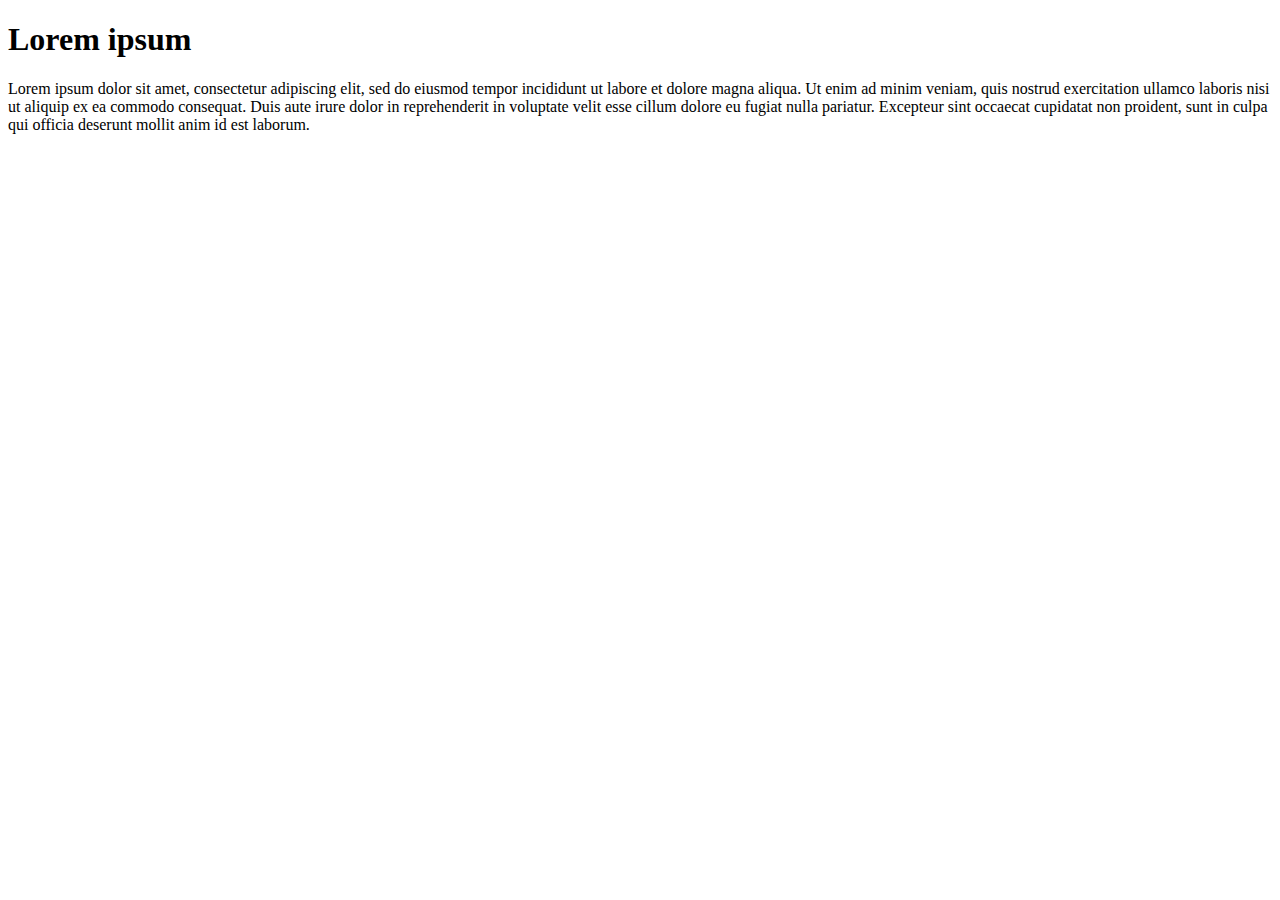
<file: Day 3 Typography/index.html>
<!DOCTYPE html>
<html lang="en">

<head>
    <meta charset="UTF-8">
    <meta name="viewport" content="width=device-width, initial-scale=1.0">
    <title>Typography</title>
</head>

<body>
    <div class="container"></div>
    <h1>Lorem ipsum</h1>

    <p>Lorem ipsum dolor sit amet, consectetur adipiscing elit, sed do eiusmod tempor incididunt ut labore et dolore
        magna
        aliqua. Ut enim ad minim veniam, quis nostrud exercitation ullamco laboris nisi ut aliquip ex ea commodo
        consequat.
        Duis aute irure dolor in reprehenderit in voluptate velit esse cillum dolore eu fugiat nulla pariatur. Excepteur
        sint occaecat cupidatat non proident, sunt in culpa qui officia deserunt mollit anim id est laborum.</p>
</body>

</html>
</file>
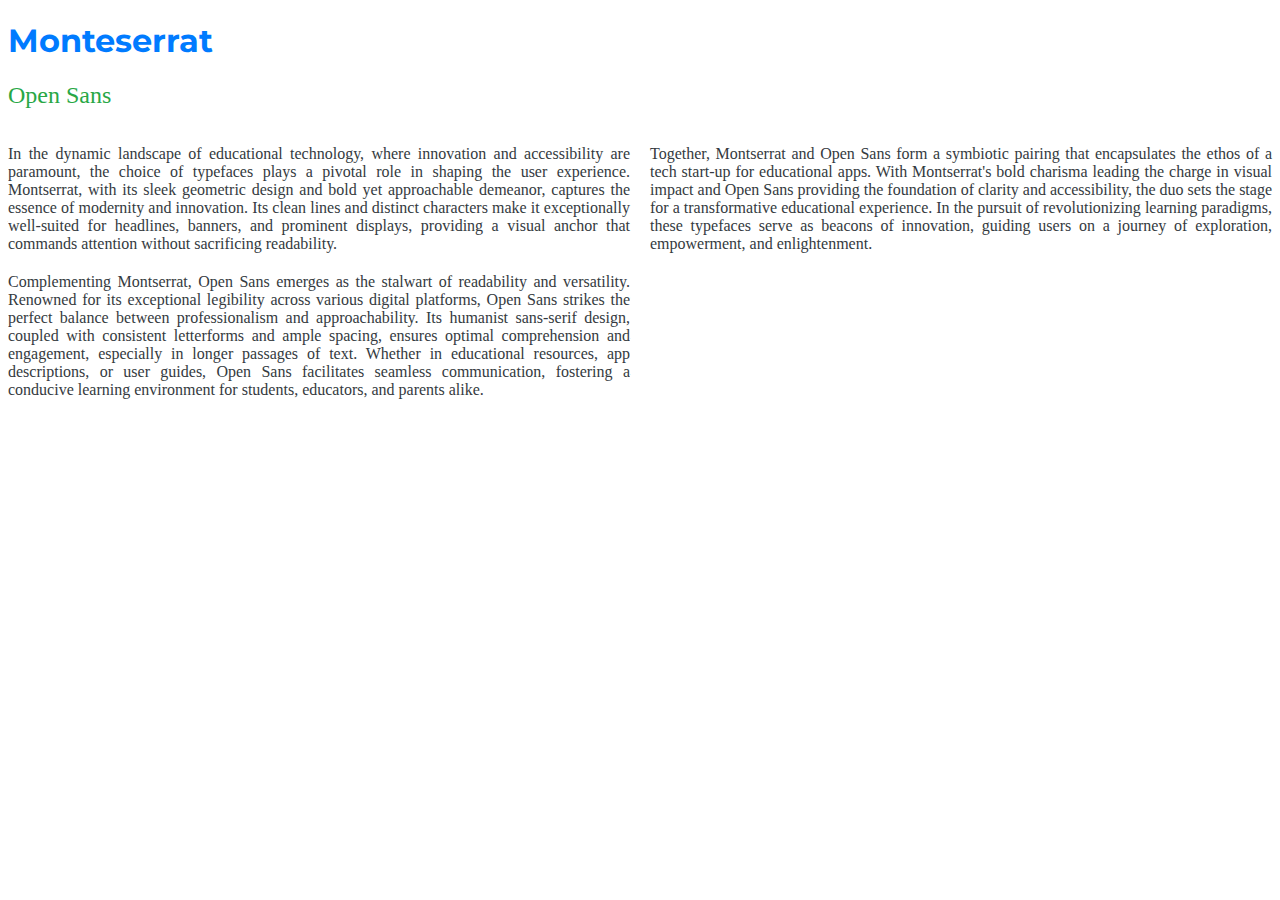
<file: Day 5 Typefaces/index.html>
<!DOCTYPE html>
<html lang="en">

<head>
    <meta charset="UTF-8">
    <meta name="viewport" content="width=device-width, initial-scale=1.0">
    <link rel="stylesheet" href="style.css">
    <title>Typefaces</title>
</head>

<body>
    <h1>Monteserrat</h1>
    <h2>Open Sans</h2>

    <div class="container">
        <div class="column">

            <p>In the dynamic landscape of educational technology, where innovation and accessibility are paramount, the
                choice of typefaces plays a pivotal role in shaping the user experience. Montserrat, with its sleek
                geometric design and bold yet approachable demeanor, captures the essence of modernity and innovation.
                Its clean lines and distinct characters make it exceptionally well-suited for headlines, banners, and
                prominent displays, providing a visual anchor that commands attention without sacrificing readability.
            </p>

            <p>Complementing Montserrat, Open Sans emerges as the stalwart of readability and versatility. Renowned for
                its exceptional legibility across various digital platforms, Open Sans strikes the perfect balance
                between professionalism and approachability. Its humanist sans-serif design, coupled with consistent
                letterforms and ample spacing, ensures optimal comprehension and engagement, especially in longer
                passages of text. Whether in educational resources, app descriptions, or user guides, Open Sans
                facilitates seamless communication, fostering a conducive learning environment for students, educators,
                and parents alike.</p>
        </div>
        <div class="column">

            <p>Together, Montserrat and Open Sans form a symbiotic pairing that encapsulates the ethos of a tech
                start-up for educational apps. With Montserrat's bold charisma leading the charge in visual impact and
                Open Sans providing the foundation of clarity and accessibility, the duo sets the stage for a
                transformative educational experience. In the pursuit of revolutionizing learning paradigms, these
                typefaces serve as beacons of innovation, guiding users on a journey of exploration, empowerment, and
                enlightenment.</p>
        </div>
    </div>
</body>

</html>
</file>
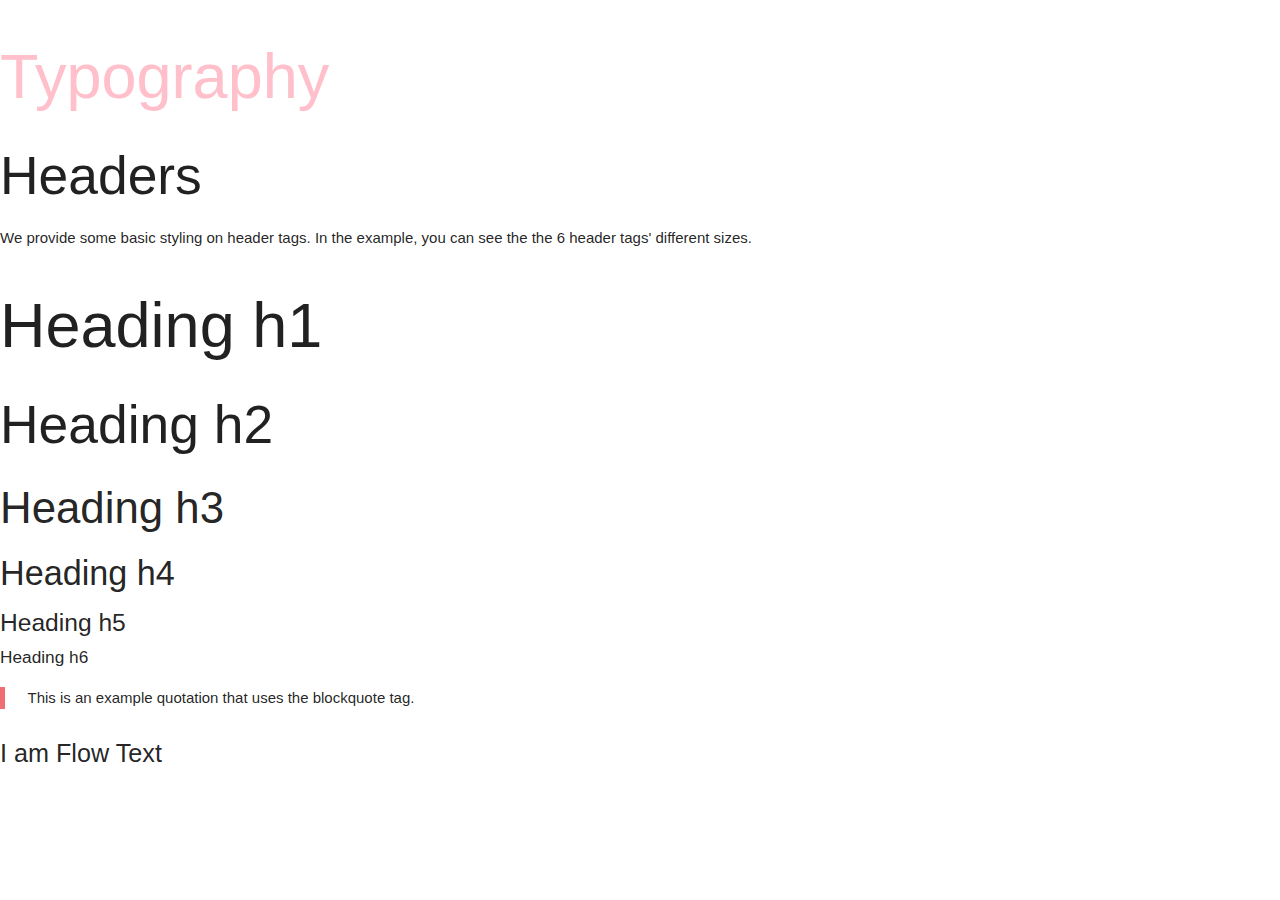
<file: Day-3-Typography/index.html>
<!DOCTYPE html>
<html lang="en">

<head>
    <meta charset="UTF-8">
    <meta name="viewport" content="width=device-width, initial-scale=1.0">
    <link rel="stylesheet" href="style.css">
    <!-- Compiled and minified CSS -->
    <link rel="stylesheet" href="https://cdnjs.cloudflare.com/ajax/libs/materialize/1.0.0/css/materialize.min.css">
    <title>Typography</title>
</head>

<body>
    <h1 class="typography">Typography</h1>

    <h2>Headers</h2>
    <p>We provide some basic styling on header tags.
        In the example, you can see the the 6 header tags' different sizes.
    </p>
    <h1>Heading h1</h1>
    <h2>Heading h2</h2>
    <h3>Heading h3</h3>
    <h4>Heading h4</h4>
    <h5>Heading h5</h5>
    <h6>Heading h6</h6>

    <blockquote>
        This is an example quotation that uses the blockquote tag.
    </blockquote>

    <p class="flow-text">I am Flow Text</p>
</body>

</html>
</file>
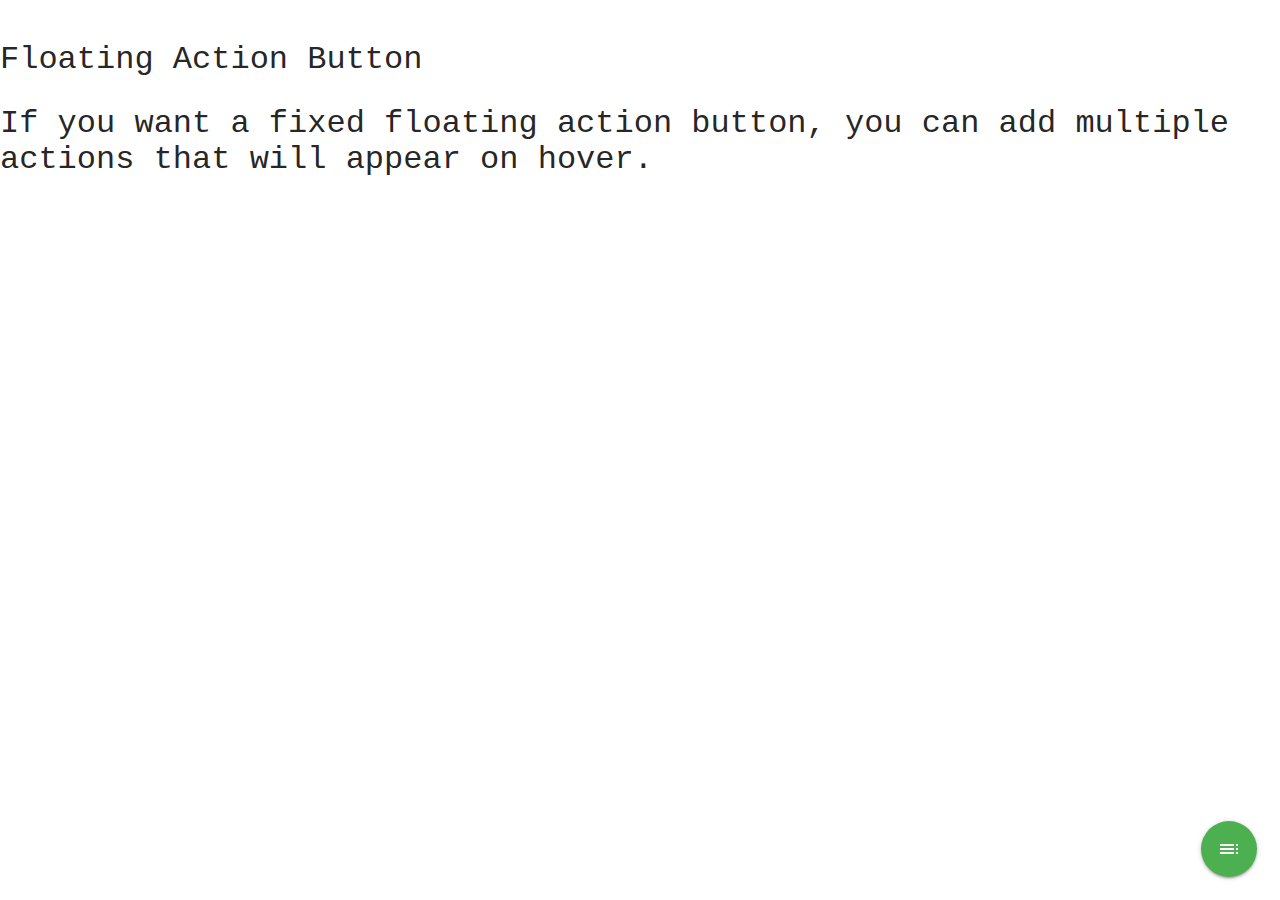
<file: day-7-fixed-floating-action-button/index.html>
<!DOCTYPE html>
<html lang="en">

<head>
    <meta charset="UTF-8">
    <meta name="viewport" content="width=device-width, initial-scale=1.0">
    <link rel="stylesheet" href="https://cdnjs.cloudflare.com/ajax/libs/materialize/1.0.0/css/materialize.min.css">
    <link rel="stylesheet" href="style.css">
    <link href="https://fonts.googleapis.com/icon?family=Material+Icons" rel="stylesheet">
    <link rel="stylesheet" href="https://cdnjs.cloudflare.com/ajax/libs/font-awesome/5.15.4/css/all.min.css">
    <title>FAB</title>
</head>


<body>
    <h1>Floating Action Button</h1>
    <h3>If you want a fixed floating action button, you can add multiple actions that will appear on hover.</h3>
    <!-- Add "toolbar" to make the FAB a toolbar -->
    <div class="fixed-action-btn">
        <a class="btn-floating btn-large green">
            <i class="large material-icons">toc</i>
        </a>
        <ul>
            <!-- Remove "-floating" to make the button appear part of the toolbar -->
            <li><a class="btn-floating blue"><i class="fab fa-twitter"></i></a></li>
            <li><a class="btn-floating blue lighten-1"><i class="fab fa-facebook"></i></a></li>
            <li><a class="btn-floating pink"><i class="fab fa-instagram"></i></a></li>
            <li><a class="btn-floating black"><i class="fab fa-tiktok"></i></a></li>
        </ul>
    </div>

    </ul>
    </div>

    <script src="https://cdnjs.cloudflare.com/ajax/libs/jquery/3.6.0/jquery.min.js"></script>
    <script src="https://cdnjs.cloudflare.com/ajax/libs/materialize/1.0.0/js/materialize.min.js"></script>
    <script src="script.js"></script>
</body>

</html>
</file>
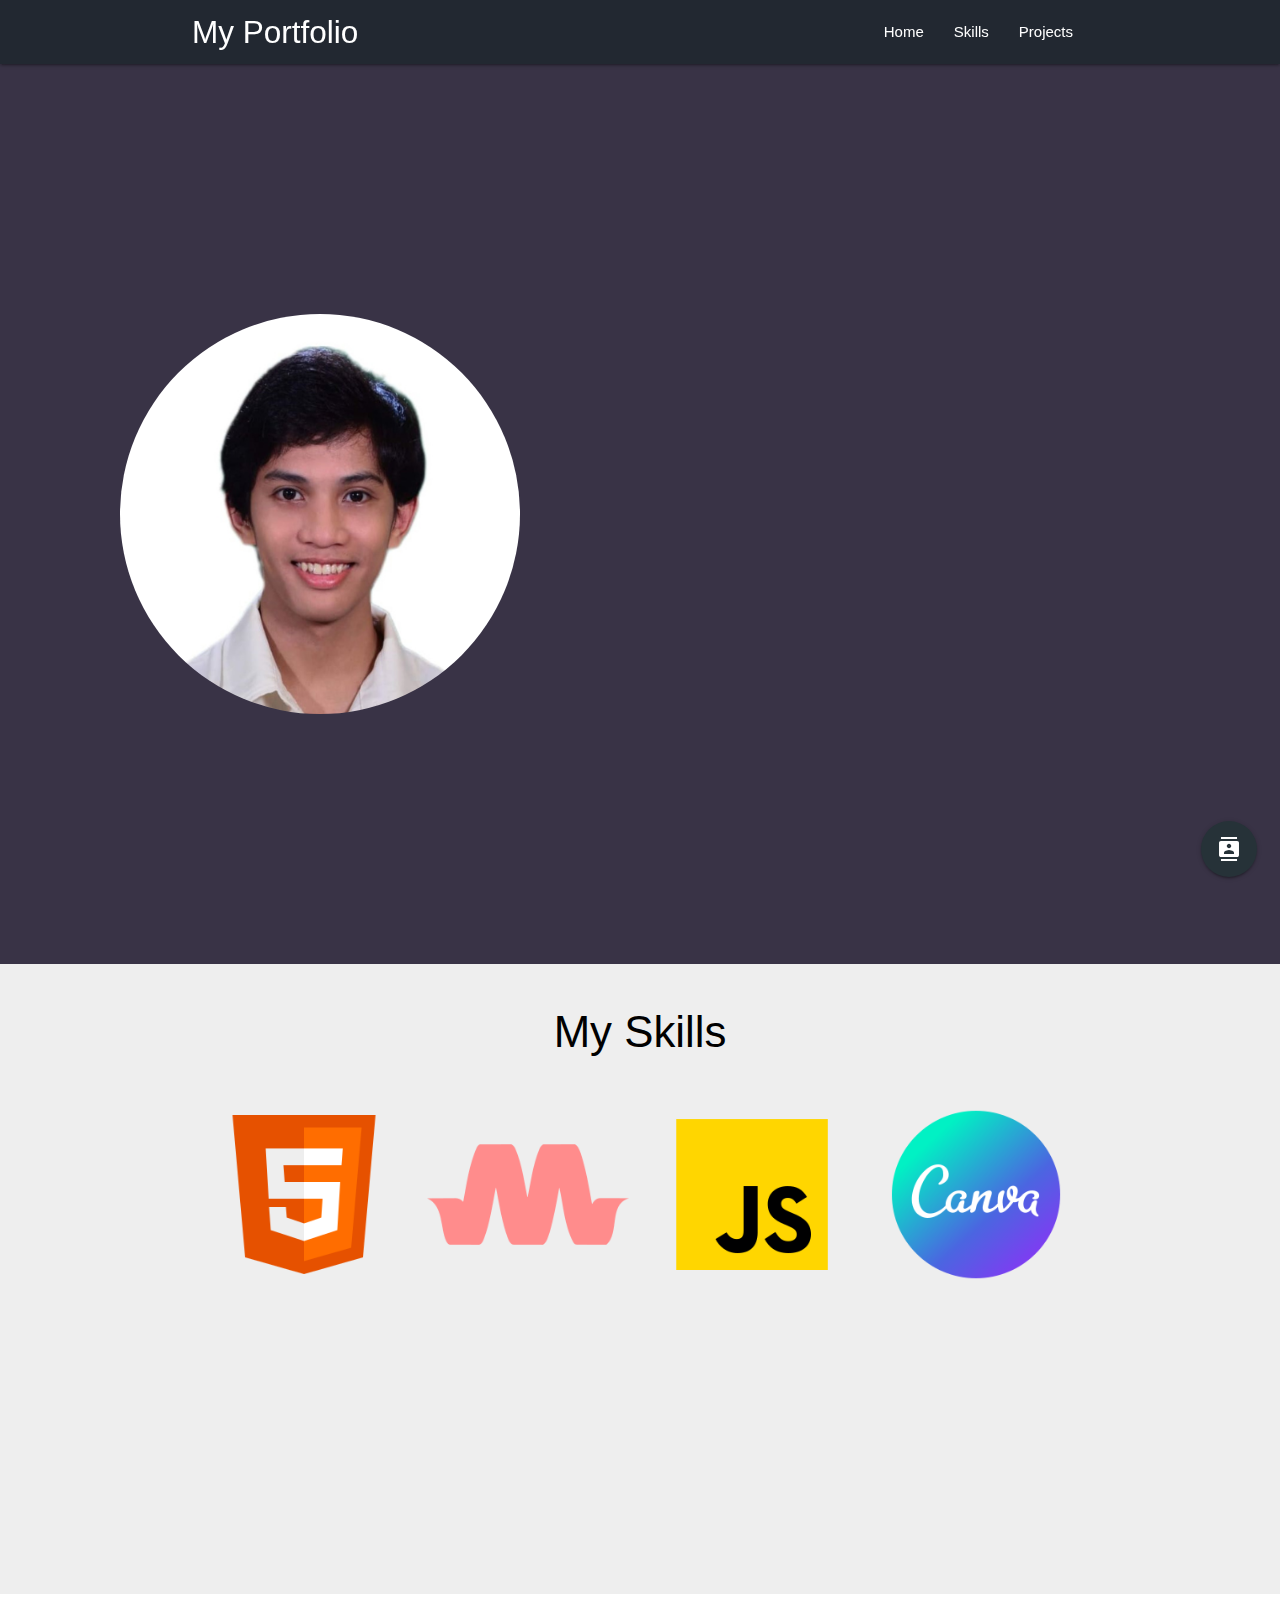
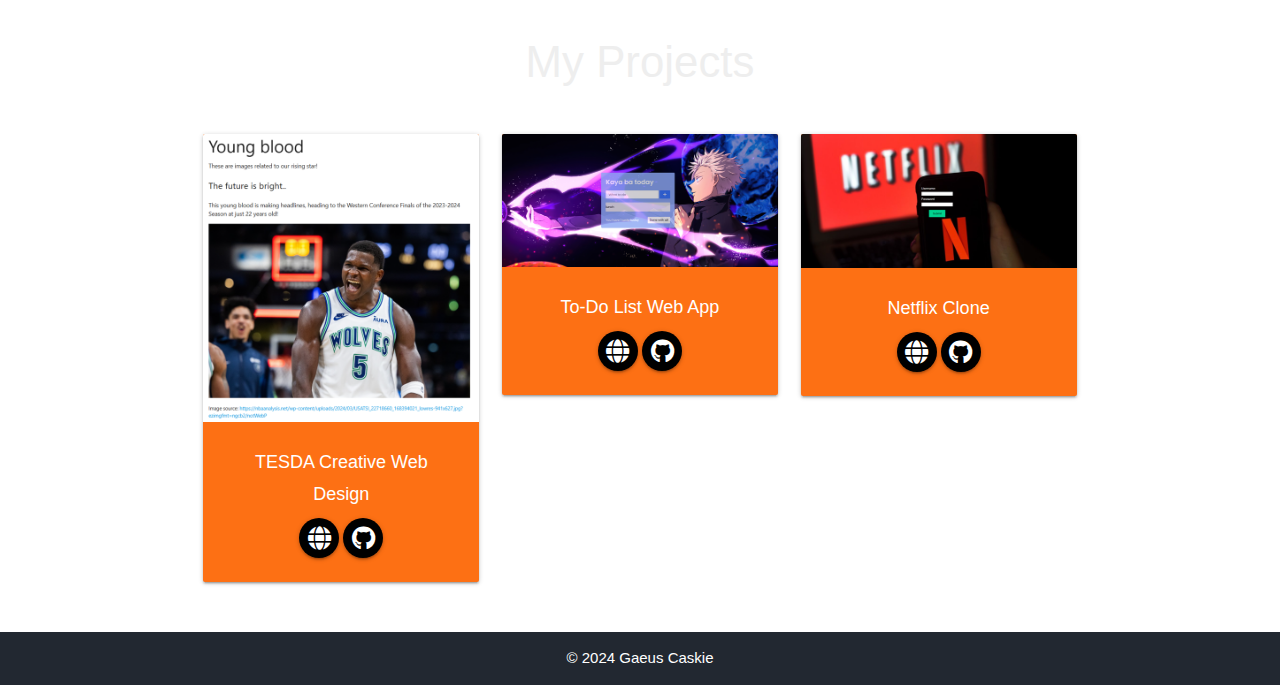
<file: website-portfolio/index.html>
<!DOCTYPE html>
<html lang="en">

<head>
  <meta charset="UTF-8" />
  <meta name="viewport" content="width=device-width, initial-scale=1.0" />

  <link rel="icon" href="img/favicon.png" />
  <title>My Portfolio</title>

  <!-- Compiled and minified CSS -->
  <link rel="stylesheet" href="https://cdnjs.cloudflare.com/ajax/libs/materialize/1.0.0/css/materialize.min.css" />

  <!-- Material Icons -->
  <link href="https://fonts.googleapis.com/icon?family=Material+Icons" rel="stylesheet" />

  <!-- Font Awesome -->
  <link rel="stylesheet" href="https://cdnjs.cloudflare.com/ajax/libs/font-awesome/5.15.4/css/all.min.css" />

  <!-- Style CSS -->
  <link rel="stylesheet" href="style.css" />
</head>

<body>

  <!-- TODOs: Make every section screen responsive -->

  <!-- Navigation Bar -->
  <div class="navbar-fixed">
    <nav style="background-color: #222831">
      <div class="container">
        <div class="nav-wrapper">
          <a href="#" class="brand-logo">My Portfolio</a>
          <ul class="right hide-on-med-and-down" id="navList">
            <li><a href="#home">Home</a></li>
            <li><a href="#skills">Skills</a></li>
            <li><a href="#projects">Projects</a></li>
          </ul>
        </div>
      </div>
    </nav>
  </div>

  <!-- Feature Section -->
  <div class="home-section" id="home">
    <div class="col content image-content">
      <img src="img/profile.png" alt="" class="circle responsive-img left" />
    </div>
    <div class="col content text-content">
      <h1 class="center">
        <a href="" class="typewrite" data-period="2000" data-type='["Hi, I&apos;m Caskie.", "Web Developer."]'>
          <span class="wrap"></span>
        </a>
      </h1>
    </div>
  </div>

  <!-- FAB -->
  <div class="fixed-action-btn">
    <a class="btn-floating btn-large blue-grey darken-4">
      <i class="large material-icons">contacts</i>
    </a>
    <ul>
      <li>
        <a href="https://github.com/OvertheSkyy" class="btn-floating black">
          <i class="fab fa-github"></i>
        </a>
      </li>
      <li>
        <a href="https://www.linkedin.com/in/gaeus-caskie-fabro-319981234/" class="btn-floating blue darken-2">
          <i class="fab fa-linkedin"></i>
        </a>
      </li>
      <li>
        <a href="https://www.facebook.com/caskieee/" class="btn-floating blue darken-3">
          <i class="fab fa-facebook"></i>
        </a>
      </li>
  </div>

  <!-- Skills Section -->
  <div class="section" id="skills">
    <div class="container">
      <div class="row">
        <h3 class="header text_b center" style="color: #000000">My Skills</h3>
      </div>
      <div class="row center">
        <div class="col s12 m12 l3">
          <img class="responsive-img" src="img/icons8-html-5-240.png">
        </div>
        <div class="col s12 m12 l3">
          <img class="responsive-img" src="img/icons8-materialize-240.png" />
        </div>
        <div class="col s12 m12 l3">
          <img class="responsive-img" src="img/icons8-javascript-240.png" />
        </div>
        <div class="col s12 m12 l3">
          <img class="responsive-img" src="img/icons8-canva-240.png" />
        </div>
      </div>
    </div>
  </div>

  <!-- Projects Section -->
  <div class="section" id="projects">
    <div class="container">
      <h3 class="header text_b center" style="color: #eeeeee">My Projects</h3>
      <br>
      <div class="row">
        <div class="col s12 m12 l4">
          <div class="card hoverable" style="background-color: #fd7014">
            <div class="card-image waves-effect waves-block waves-light">
              <img class="activator custom-image-height" src="img/tesda-cwd.png" />
            </div>
            <div class="card-content">
              <span class="card-title activator white-text center" style="font-size: large"><strong>TESDA Creative Web
                  Design</strong><i class="mdi-navigation-more-vert right"></i></span>
              <p class="center">
                <a href="#" class="btn-floating black">
                  <i class="fa fa-globe"></i>
                </a>
                <a href="https://github.com/OvertheSkyy/tesda-creative-web-design-course" class="btn-floating black">
                  <i class="fab fa-github"></i>
                </a>
              </p>
            </div>
            <div class="card-reveal">
              <span class="card-title black-text text-lighten-5">TESDA Creative Web
                Design<i class="mdi-navigation-close right"></i></span>
              <p>
                Collection of my TESDA Creative Web Design outputs.
              </p>
            </div>
          </div>
        </div>
        <div class="col s12 m12 l4">
          <div class="card hoverable" style="background-color: #fd7014">
            <div class="card-image waves-effect waves-block waves-light">
              <img class="activator custom-image-height" src="img/to-do-list.png" />
            </div>
            <div class="card-content">
              <span class="card-title activator white-text center" style="font-size: large"><strong>To-Do List Web App
                </strong><i class="mdi-navigation-more-vert right"></i></span>
              <p class="center">
                <a href="https://overtheskyy.github.io/gojo-to-do-list-app/" class="btn-floating black">
                  <i class="fa fa-globe"></i>
                </a>
                <a href="https://github.com/OvertheSkyy/gojo-to-do-list-app" class="btn-floating black">
                  <i class="fab fa-github"></i>
                </a>
              </p>
            </div>
            <div class="card-reveal">
              <span class="card-title black-text text-lighten-5">To-Do List Web App<i
                  class="mdi-navigation-close right"></i></span>
              <p>
                I recently stumbled upon this personalized To-Do List web app buried in my old hard drive. I developed
                it back in 2022 while I was learning how to create websites using HTML, Vanilla CSS, and JavaScript.
              </p>
            </div>
          </div>
        </div>
        <div class="col s12 m12 l4">
          <div class="card hoverable" style="background-color: #fd7014">
            <div class="card-image waves-effect waves-block waves-light">
              <img class="activator custom-image-height" src="img/netflix-clone.png" />
            </div>
            <div class="card-content">
              <span class="card-title activator white-text center" style="font-size: large"><strong>Netflix
                  Clone</strong></span>
              <p class="center">
                <a href="https://final-output-netflix-lite.vercel.app/" class="btn-floating black">
                  <i class="fa fa-globe"></i>
                </a>
                <a href="https://github.com/OvertheSkyy/final-output-netflix-lite" class="btn-floating black">
                  <i class="fab fa-github"></i>
                </a>
              </p>
            </div>
            <div class="card-reveal">
              <span class="card-title black-text text-lighten-5">Netflix
                Clone<i class="mdi-navigation-close right"></i></span>
              <p>
                Final requirement for my ADVANCED FRONT-END WEB DEVELOPMENT course of Bayan Academy and J.P.Morgan.
              </p>
            </div>
          </div>
        </div>
      </div>
    </div>
  </div>

  <!-- JQUERY -->
  <script src="https://code.jquery.com/jquery-3.7.1.min.js"
    integrity="sha256-/JqT3SQfawRcv/BIHPThkBvs0OEvtFFmqPF/lYI/Cxo=" crossorigin="anonymous"></script>
  <!-- Compiled and minified JS -->
  <script src="https://cdnjs.cloudflare.com/ajax/libs/materialize/1.0.0/js/materialize.min.js"></script>
  <script src="script.js"></script>
</body>
<footer class="section page-footer" style="background-color: #222831">
  <div class="container center-align">© 2024 Gaeus Caskie</div>
</footer>

</html>
</file>
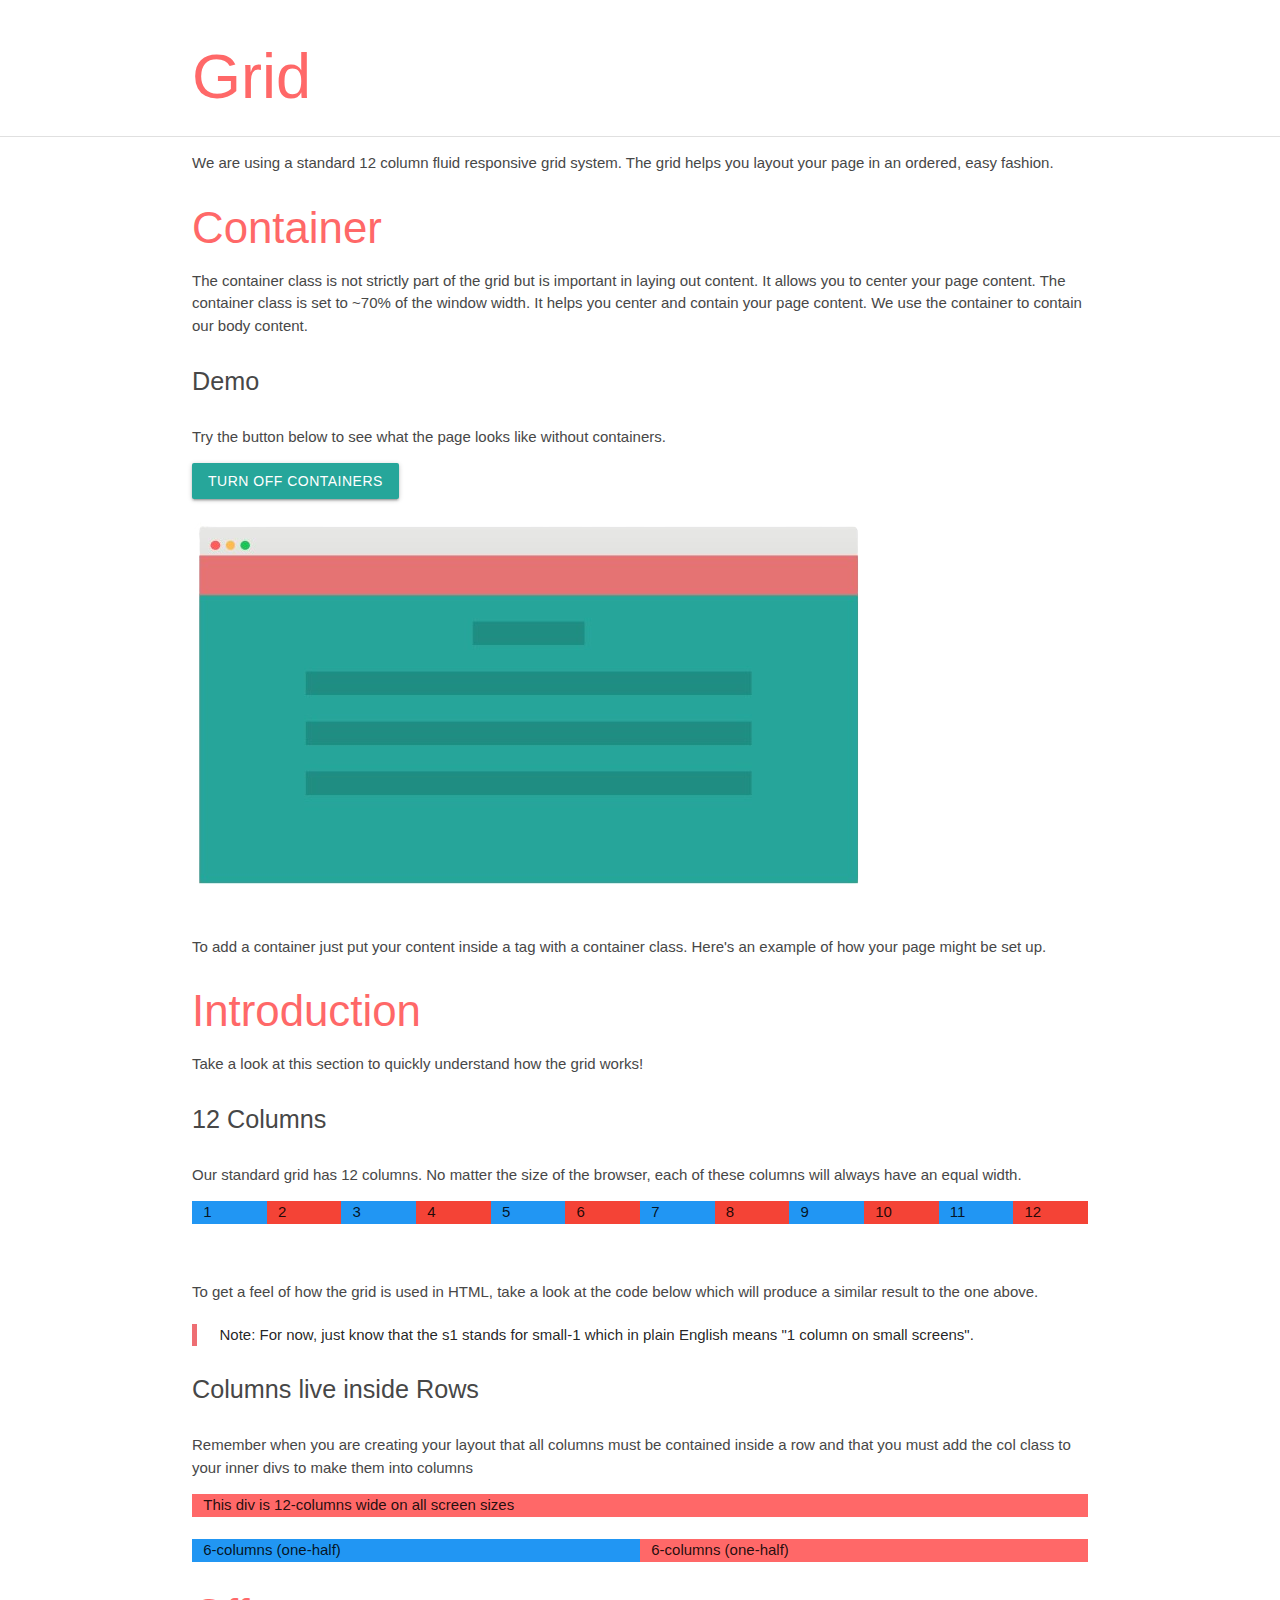
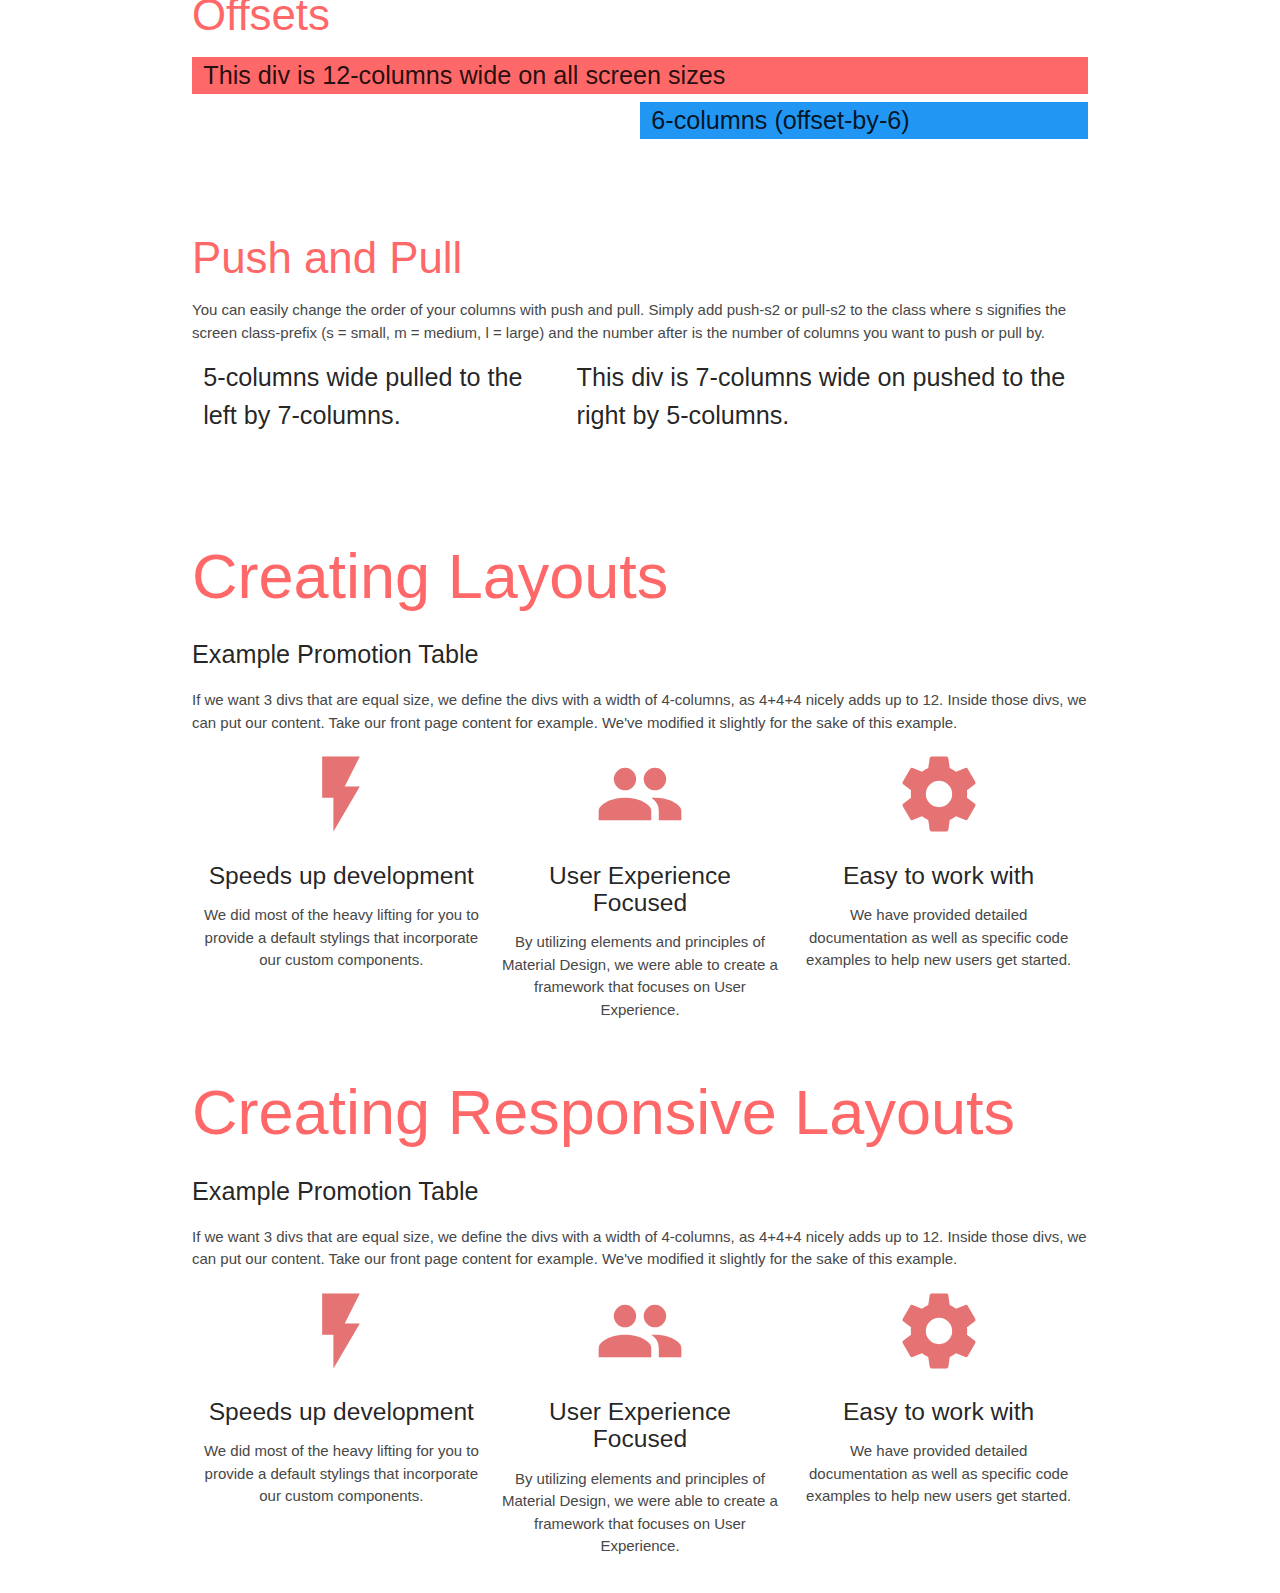
<file: day-10-grid/grid.html>
<!DOCTYPE html>
<html lang="en">

<head>
    <meta charset="UTF-8">
    <meta name="viewport" content="width=device-width, initial-scale=1.0">
    <link rel="stylesheet" href="https://cdnjs.cloudflare.com/ajax/libs/materialize/1.0.0/css/materialize.min.css">
    <link rel="stylesheet" href="style.css">
    <link href="https://fonts.googleapis.com/icon?family=Material+Icons" rel="stylesheet">
    <link rel="stylesheet" href="https://cdnjs.cloudflare.com/ajax/libs/font-awesome/5.15.4/css/all.min.css">
    <title>Grid</title>
</head>

<body>
    <div class="container">
        <h1>Grid</h1>
    </div>
    <div class="divider"></div>
    <div class="container">
        <p>We are using a standard 12 column fluid responsive grid system. The grid helps you layout your page in an
            ordered, easy fashion.</p>

        <!-- Container Section -->
        <h3>Container</h3>
        <p>The container class is not strictly part of the grid but is important in laying out content. It allows you to
            center your page content. The container class is set to ~70% of the window width. It helps you center and
            contain your page content. We use the container to contain our body content.</p>
        <p class="flow-text">Demo</p>
        <p>Try the button below to see what the page looks like without containers.</p>
        <div class="btn waves-effect waves-light">TURN OFF CONTAINERS</div>
        <br>
        <br>
        <img src="media/grid.png" alt="grid">
        <br><br>
        <p>To add a container just put your content inside a tag with a container class. Here's an example of how your
            page might be set up.</p>

        <!-- Introduction Section -->
        <h3>Introduction</h3>
        <p>Take a look at this section to quickly understand how the grid works!</p>
        <p class="flow-text">12 Columns</p>
        <p>Our standard grid has 12 columns. No matter the size of the browser, each of these columns will always have
            an equal width.</p>
        <div class="row">
            <div class="col s1 blue">1</div>
            <div class="col s1 red">2</div>
            <div class="col s1 blue">3</div>
            <div class="col s1 red">4</div>
            <div class="col s1 blue">5</div>
            <div class="col s1 red">6</div>
            <div class="col s1 blue">7</div>
            <div class="col s1 red">8</div>
            <div class="col s1 blue">9</div>
            <div class="col s1 red">10</div>
            <div class="col s1 blue">11</div>
            <div class="col s1 red">12</div>
        </div>
        <br>
        <p>To get a feel of how the grid is used in HTML, take a look at the code below which will produce a similar
            result to the one above. </p>
        <blockquote>Note: For now, just know that the s1 stands for small-1 which in plain English means "1 column on small screens".</blockquote>
        <p class="flow-text">Columns live inside Rows</p>
        <p>Remember when you are creating your layout that all columns must be contained inside a row and that you must add the col class to your inner divs to make them into columns</p>
        <div class="row">
            <div class="col s12" style="background-color: rgb(255, 104, 104)">This div is 12-columns wide on all screen sizes</div>
            <br>
            <br>
            <div class="col s6" style="background-color: #2196F3">6-columns (one-half)</div>
            <div class="col s6" style="background-color: rgb(255, 104, 104)">6-columns (one-half)</div>
        </div>

        <!-- Offsets Section-->
        <h3>Offsets</h3>
        <div class="row">
            <div class="col s12" style="background-color: rgb(255, 104, 104)"><span class="flow-text">This div is 12-columns wide on all screen sizes</span></div>
            <br>
            <br>
            <div class="col s6 offset-s6" style="background-color: #2196F3"><span class="flow-text">6-columns (offset-by-6)</span></div>
          </div>
        <br>
        <br>
        <h3>Push and Pull</h3>
        <p>You can easily change the order of your columns with push and pull. Simply add push-s2 or pull-s2 to the class where s signifies the screen class-prefix (s = small, m = medium, l = large) and the number after is the number of columns you want to push or pull by.</p>
        <div class="row">
            <div class="col s7 push-s5"><span class="flow-text">This div is 7-columns wide on pushed to the right by 5-columns.</span></div>
            <div class="col s5 pull-s7"><span class="flow-text">5-columns wide pulled to the left by 7-columns.</span></div>
        </div>
        <br>
        <br>

        <!-- Creating Layouts Section-->
        <h1>Creating Layouts</h1>
        <span class="flow-text">Example Promotion Table</span>
        <p>If we want 3 divs that are equal size, we define the divs with a width of 4-columns, as 4+4+4 nicely adds up to 12. Inside those divs, we can put our content. Take our front page content for example. We've modified it slightly for the sake of this example.</p>
        <div class="row">
            <div class="col s4 center">
                <i class="material-icons large red-text text-lighten-2">flash_on</i>
                <h5 style="font-weight: 500">Speeds up development</h5>
                <p>We did most of the heavy lifting for you to provide a default stylings that incorporate our custom components.</p>
            </div>
            <div class="col s4 center">
                <i class="material-icons large red-text text-lighten-2">people</i>
                <h5 style="font-weight: 500">User Experience Focused</h5>
                <p>By utilizing elements and principles of Material Design, we were able to create a framework that focuses on User Experience.</p>
            </div>
            <div class="col s4 center">
                <i class="material-icons large red-text text-lighten-2">settings</i>
                <h5 style="font-weight: 500">Easy to work with</h5>
                <p>We have provided detailed documentation as well as specific code examples to help new users get started.</p>
            </div>
          </div>
          
        <!-- Creating Responsive Layouts Section-->
        <h1>Creating Responsive Layouts</h1>
        <span class="flow-text">Example Promotion Table</span>
        <p>If we want 3 divs that are equal size, we define the divs with a width of 4-columns, as 4+4+4 nicely adds up to 12. Inside those divs, we can put our content. Take our front page content for example. We've modified it slightly for the sake of this example.</p>
        <div class="row">
            <div class="col s12 m6 l4 center">
                <i class="material-icons large red-text text-lighten-2">flash_on</i>
                <h5 style="font-weight: 500">Speeds up development</h5>
                <p>We did most of the heavy lifting for you to provide a default stylings that incorporate our custom components.</p>
            </div>
            <div class="col s12 m6 l4 center">
                <i class="material-icons large red-text text-lighten-2">people</i>
                <h5 style="font-weight: 500">User Experience Focused</h5>
                <p>By utilizing elements and principles of Material Design, we were able to create a framework that focuses on User Experience.</p>
            </div>
            <div class="col s12 m6 l4 center">
                <i class="material-icons large red-text text-lighten-2">settings</i>
                <h5 style="font-weight: 500">Easy to work with</h5>
                <p>We have provided detailed documentation as well as specific code examples to help new users get started.</p>
            </div>
          </div>
    </div>


    <script src="https://cdnjs.cloudflare.com/ajax/libs/materialize/1.0.0/js/materialize.min.js"></script>
</body>

</html>
</file>
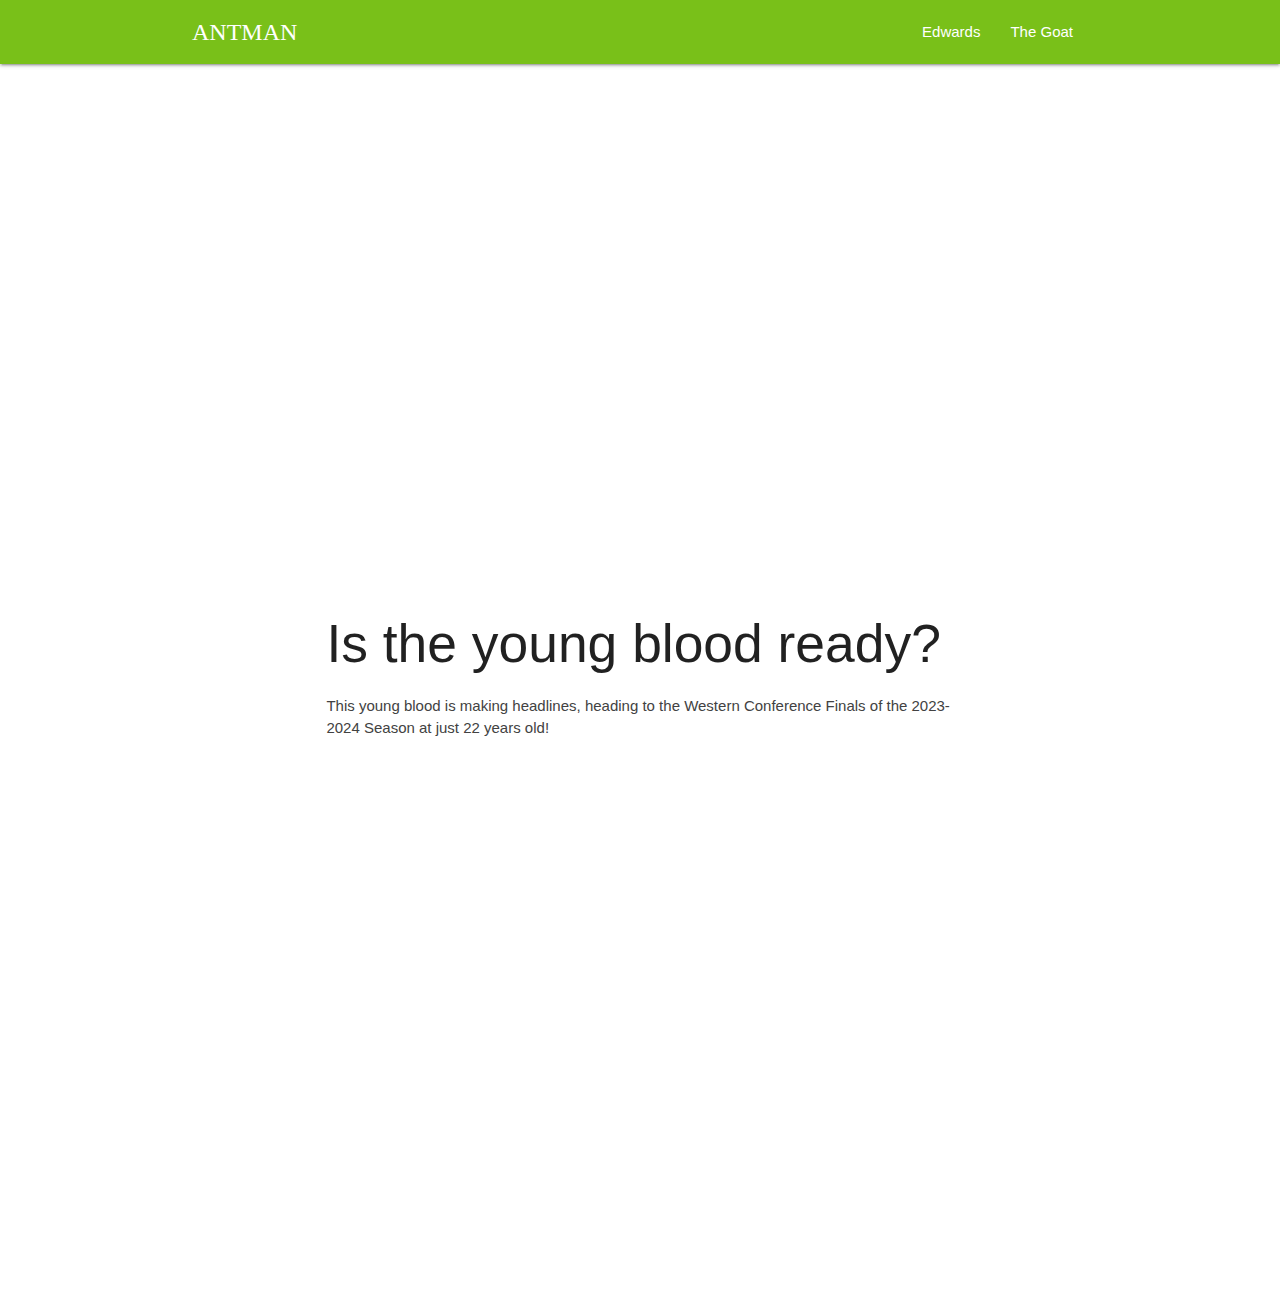
<file: day-11-parallax/parallax.html>
<!DOCTYPE html>
<html lang="en">
  <head>
    <meta charset="UTF-8" />
    <meta name="viewport" content="width=device-width, initial-scale=1.0" />
    <link
      rel="stylesheet"
      href="https://cdnjs.cloudflare.com/ajax/libs/materialize/1.0.0/css/materialize.min.css"
    />
    <link rel="stylesheet" href="style.css" />
    <link
      href="https://fonts.googleapis.com/icon?family=Material+Icons"
      rel="stylesheet"
    />
    <link
      rel="stylesheet"
      href="https://cdnjs.cloudflare.com/ajax/libs/font-awesome/5.15.4/css/all.min.css"
    />
    <title>Parallax</title>
  </head>

  <body>
    <nav>
      <div class="nav-wrapper">
        <div class="container">
          <a
            class="brand-logo left"
            style="font-size: x-large; font-family: serif"
            >ANTMAN</a
          >
          <ul class="right">
            <li><a href="#edwards">Edwards</a></li>
            <li><a href="#the-goat">The Goat</a></li>
          </ul>
        </div>
      </div>
    </nav>

    <!-- Parallax Section -->
    <section id="edwards">
      <div class="parallax-container">
        <div class="parallax"><img src="media/anthony.jpg" /></div>
      </div>
    </section>

    <div class="container">
      <div class="section white">
        <div class="row container">
          <h2 class="header">Is the young blood ready?</h2>
          <p class="grey-text text-darken-3 lighten-3">
            This young blood is making headlines, heading to the Western
            Conference Finals of the 2023-2024 Season at just 22 years old!
          </p>
        </div>
      </div>
    </div>
    <section id="the-goat">
      <div class="parallax-container">
        <div class="parallax"><img src="media/the-goat.jpg" /></div>
      </div>
    </section>

    <script
      src="https://code.jquery.com/jquery-3.7.1.min.js"
      integrity="sha256-/JqT3SQfawRcv/BIHPThkBvs0OEvtFFmqPF/lYI/Cxo="
      crossorigin="anonymous"
    ></script>
    <script src="https://cdnjs.cloudflare.com/ajax/libs/materialize/1.0.0/js/materialize.min.js"></script>
    <script src="script.js"></script>
  </body>
</html>
</file>
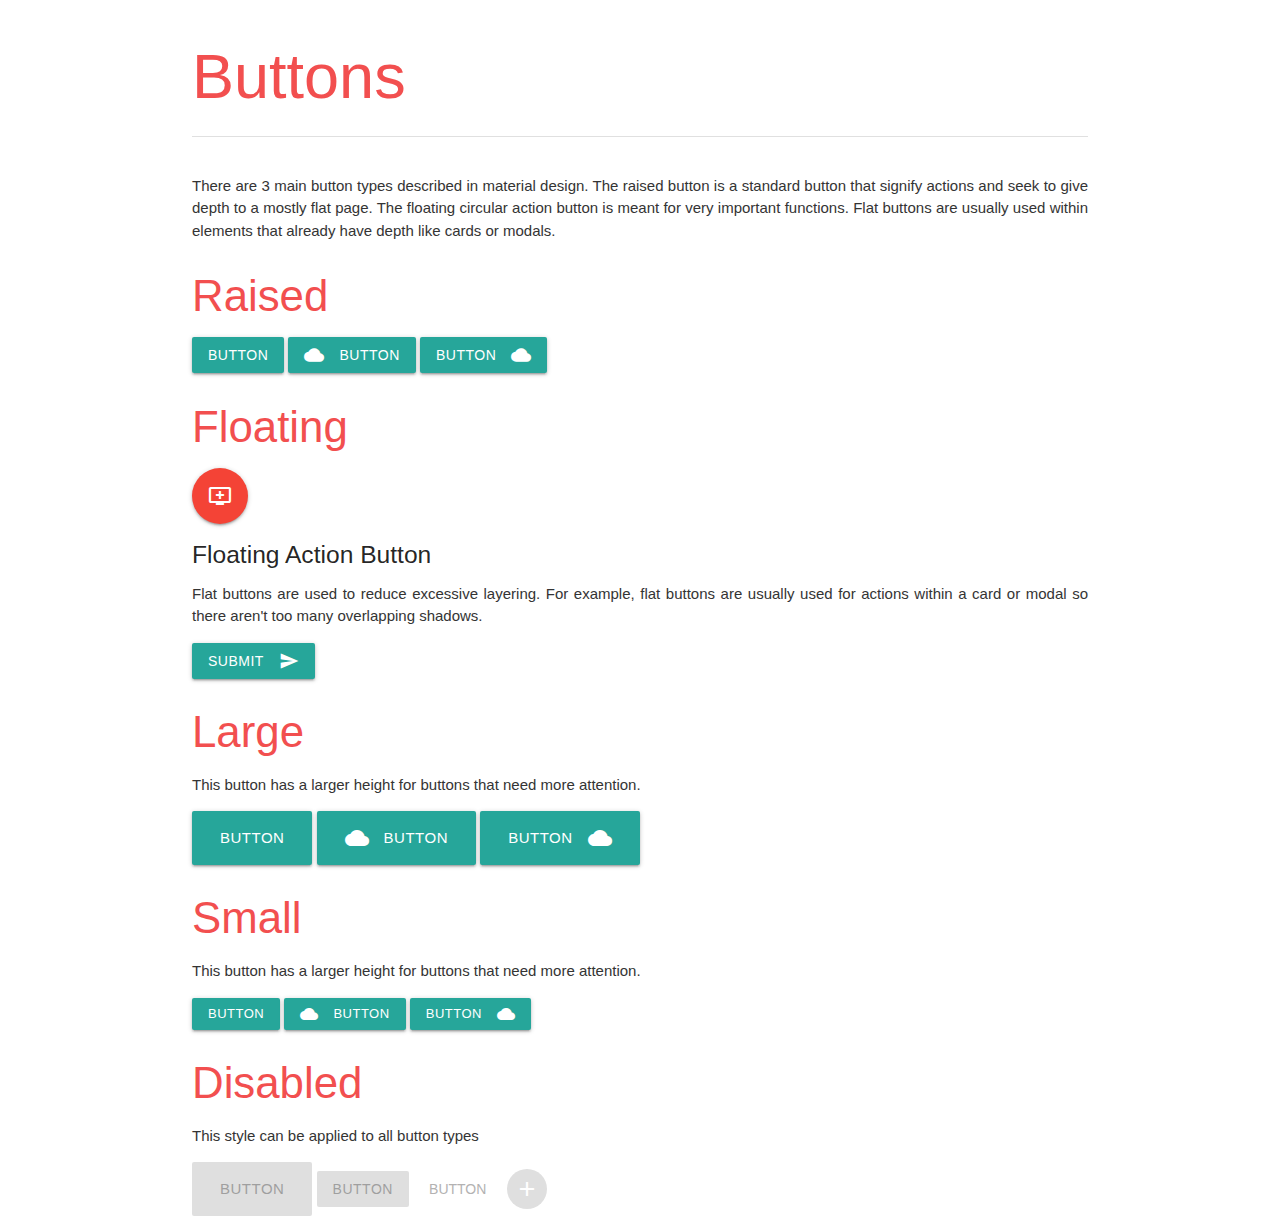
<file: Day-6-Buttons/buttons.html>
<!DOCTYPE html>
<html lang="en">

<head>
  <meta charset="UTF-8">
  <meta name="viewport" content="width=device-width, initial-scale=1.0">
  <!-- Compiled and minified CSS -->
  <link rel="stylesheet" href="https://cdnjs.cloudflare.com/ajax/libs/materialize/1.0.0/css/materialize.min.css">
  <link rel="stylesheet" href="style.css">
  <link href="https://fonts.googleapis.com/icon?family=Material+Icons" rel="stylesheet">
  <title>Buttons</title>
</head>

<body>
  <div class="container">
    <h1>Buttons</h1>
    <div class="divider"></div>
    <br>
    <p>There are 3 main button types described in material design. The raised button is a standard button that signify
      actions and seek to give depth to a mostly flat page. The floating circular action button is meant for very
      important functions. Flat buttons are usually used within elements that already have depth like cards or modals.
    </p>

    <!--Raised-->
    <h3>Raised</h3>
    <a class="waves-effect waves-light btn">button</a>
    <a class="waves-effect waves-light btn"><i class="material-icons left">cloud</i>button</a>
    <a class="waves-effect waves-light btn"><i class="material-icons right">cloud</i>button</a>
    <h3>Floating</h3>
    <a class="btn-floating btn-large waves-effect waves-light red"><i class="material-icons">add_to_queue</i></a>
    <br>

    <!--Floating-->
    <h5>Floating Action Button</h5>
    <p>Flat buttons are used to reduce excessive layering. For example, flat buttons are
      usually used for actions within
      a card or modal so there aren't too many overlapping shadows.</p>
    <button class="btn waves-effect waves-light" type="submit" name="action">Submit
      <i class="material-icons right">send</i>
    </button>

    <!--Large-->
    <h3>Large</h3>
    <p>This button has a larger height for buttons that need more attention.</p>
    <a class="waves-effect waves-light btn-large">Button</a>
    <a class="waves-effect waves-light btn-large"><i class="material-icons left">cloud</i>button</a>
    <a class="waves-effect waves-light btn-large"><i class="material-icons right">cloud</i>button</a>

    <!--Small-->
    <h3>Small</h3>
    <p>This button has a larger height for buttons that need more attention.</p>
    <a class="waves-effect waves-light btn-small">Button</a>
    <a class="waves-effect waves-light btn-small"><i class="material-icons left">cloud</i>button</a>
    <a class="waves-effect waves-light btn-small"><i class="material-icons right">cloud</i>button</a>

    <!--Disabled-->
    <h3>Disabled</h3>
    <p>This style can be applied to all button types</p>
    <a class="btn-large disabled">Button</a>
    <a class="btn disabled">Button</a>
    <a class="btn-flat disabled">Button</a>
    <a class="btn-floating disabled"><i class="material-icons">add</i></a>
  </div>
</body>

</html>
</file>
<file: Day 5 Typefaces/style.css>
/* Import Montserrat font from Google Fonts */
@import url('https://fonts.googleapis.com/css2?family=Montserrat:wght@700&display=swap');

h1 {
  font-family: 'Montserrat';
  font-weight: bold;
  color: #007BFF;
}

h2 {
    font-family: 'Open Sans';
    font-weight: normal;
    color: #28A745;
}

p {
    font-family: 'Open Sans';
    font-weight: normal;
    color: #343A40;
    margin-bottom: 20px;
    text-align: justify;
}

.container {
  display: grid;
  grid-template-columns: repeat(2, 1fr);
  gap: 20px;
}
</file>
<file: Day-3-Typography/style.css>
.typography{
    color: pink;
}
</file>
<file: day-7-fixed-floating-action-button/style.css>
h1, h3 {
    font-family: 'Courier New', Courier, monospace;
    font-size: xx-large;
}
</file>
<file: website-portfolio/style.css>
#home {
  height: 100vh;
  background-color: #393346;
  background-position: center;
  background-size: cover;
  background-repeat: no-repeat;
  background-attachment: fixed;
  z-index: -1;
}

.home-section {
  display: flex;
  justify-content: space-between; /* Ensure equal space between columns */
  align-items: center; /* Center vertically */
  height: 30vh;
}

.col {
  width: 50%;
}

.text-content {
  text-align: center;
}

.image-content {
  display: flex;
  justify-content: center;
  align-items: center;
}

.image-content img {
  max-width: 100%;
  height: auto;
  width: 400px;
}

.typewrite {
  color: #eeeeee;
  font-family: monospace;
  overflow: hidden;
  white-space: nowrap;
  letter-spacing: 0.15em;
  animation: typing 3.5s steps(30, end), blink-caret 0.5s step-end infinite;
}

#skills {
  background-color: #eeeeee;
  height: 70vh;
}
</file>
<file: day-10-grid/style.css>
h1, h3 {
    color: rgb(255, 104, 104);
    font-weight: 300;
}

p {
    color: rgb(71, 71, 71);
}
</file>
<file: day-11-parallax/style.css>
h1 {
  color: #1e6194;
}

.nav-wrapper {
  background-color: #79c019;
}
</file>
<file: Day-6-Buttons/style.css>
h1, h3{
    color: rgb(242, 79, 79);
    font-weight: 300;
}


p {
    color: rgb(52, 52, 52);
    text-align: justify;
}
</file>
